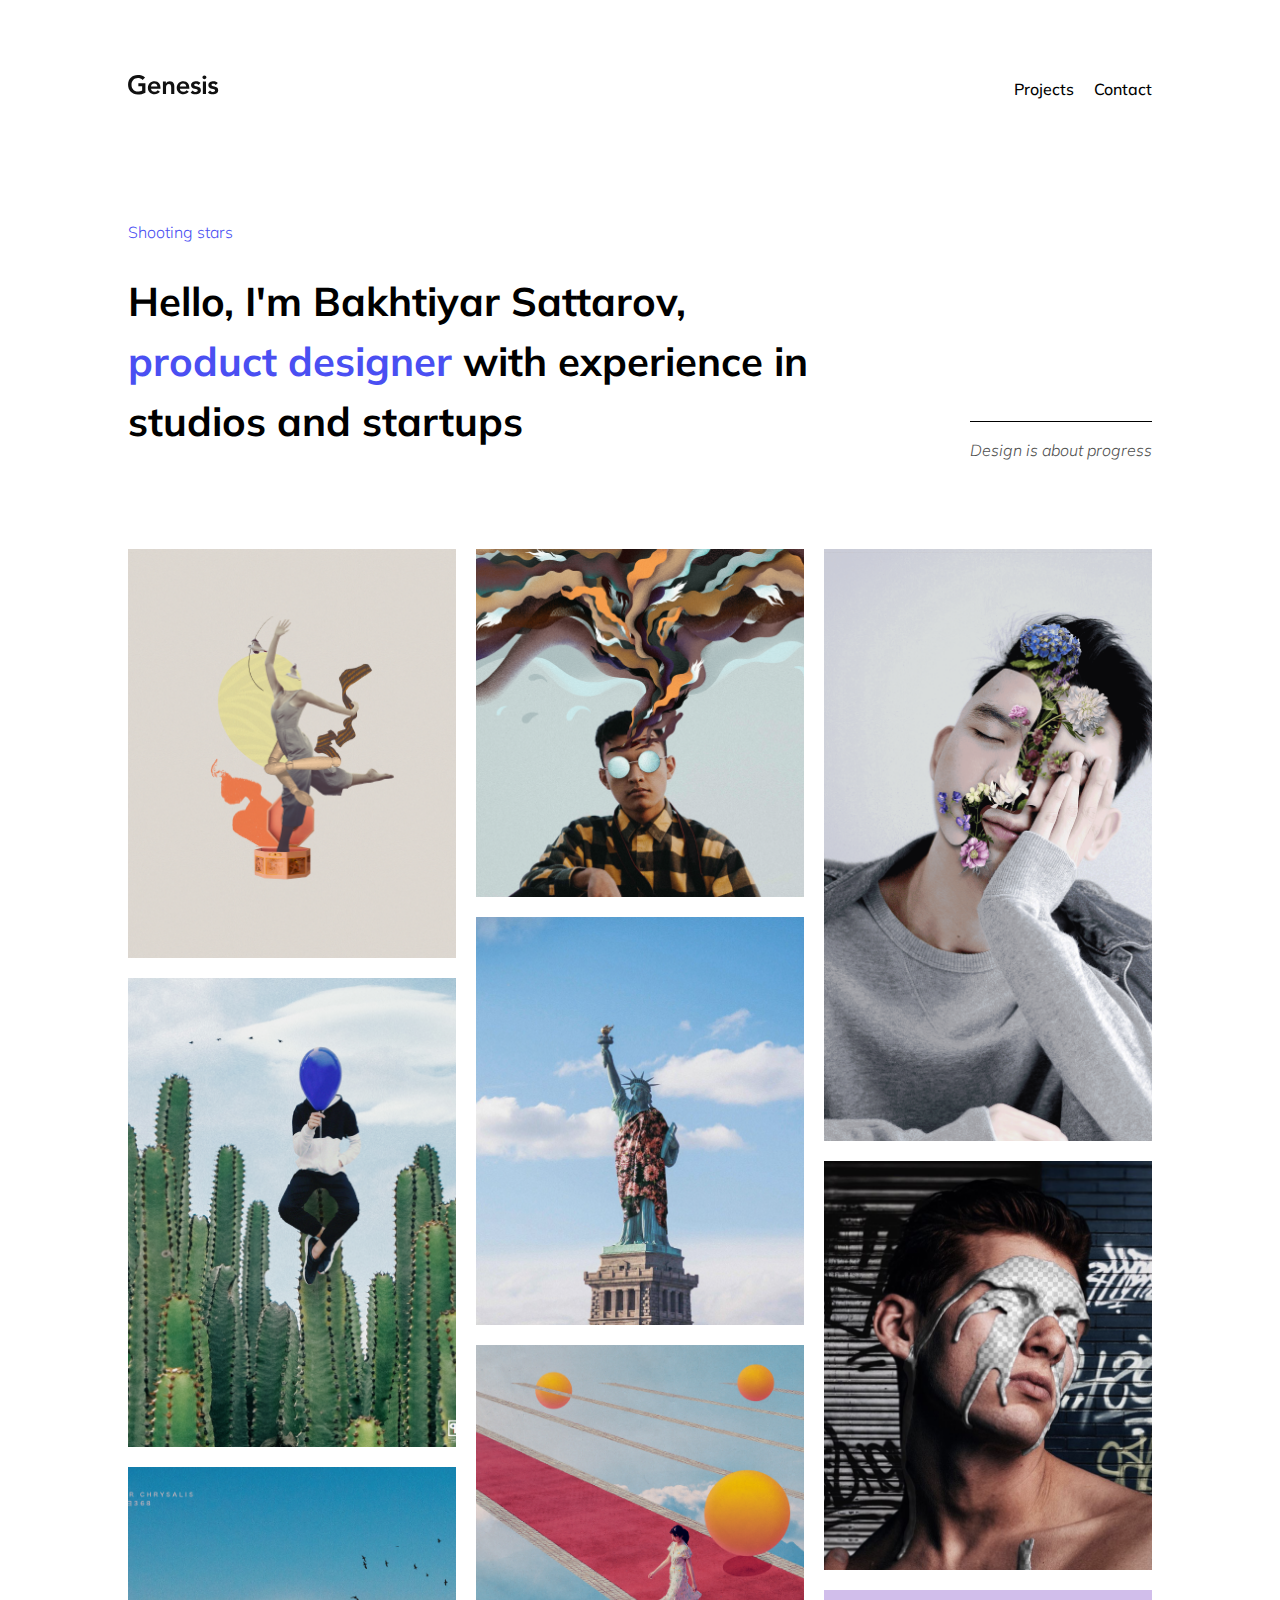
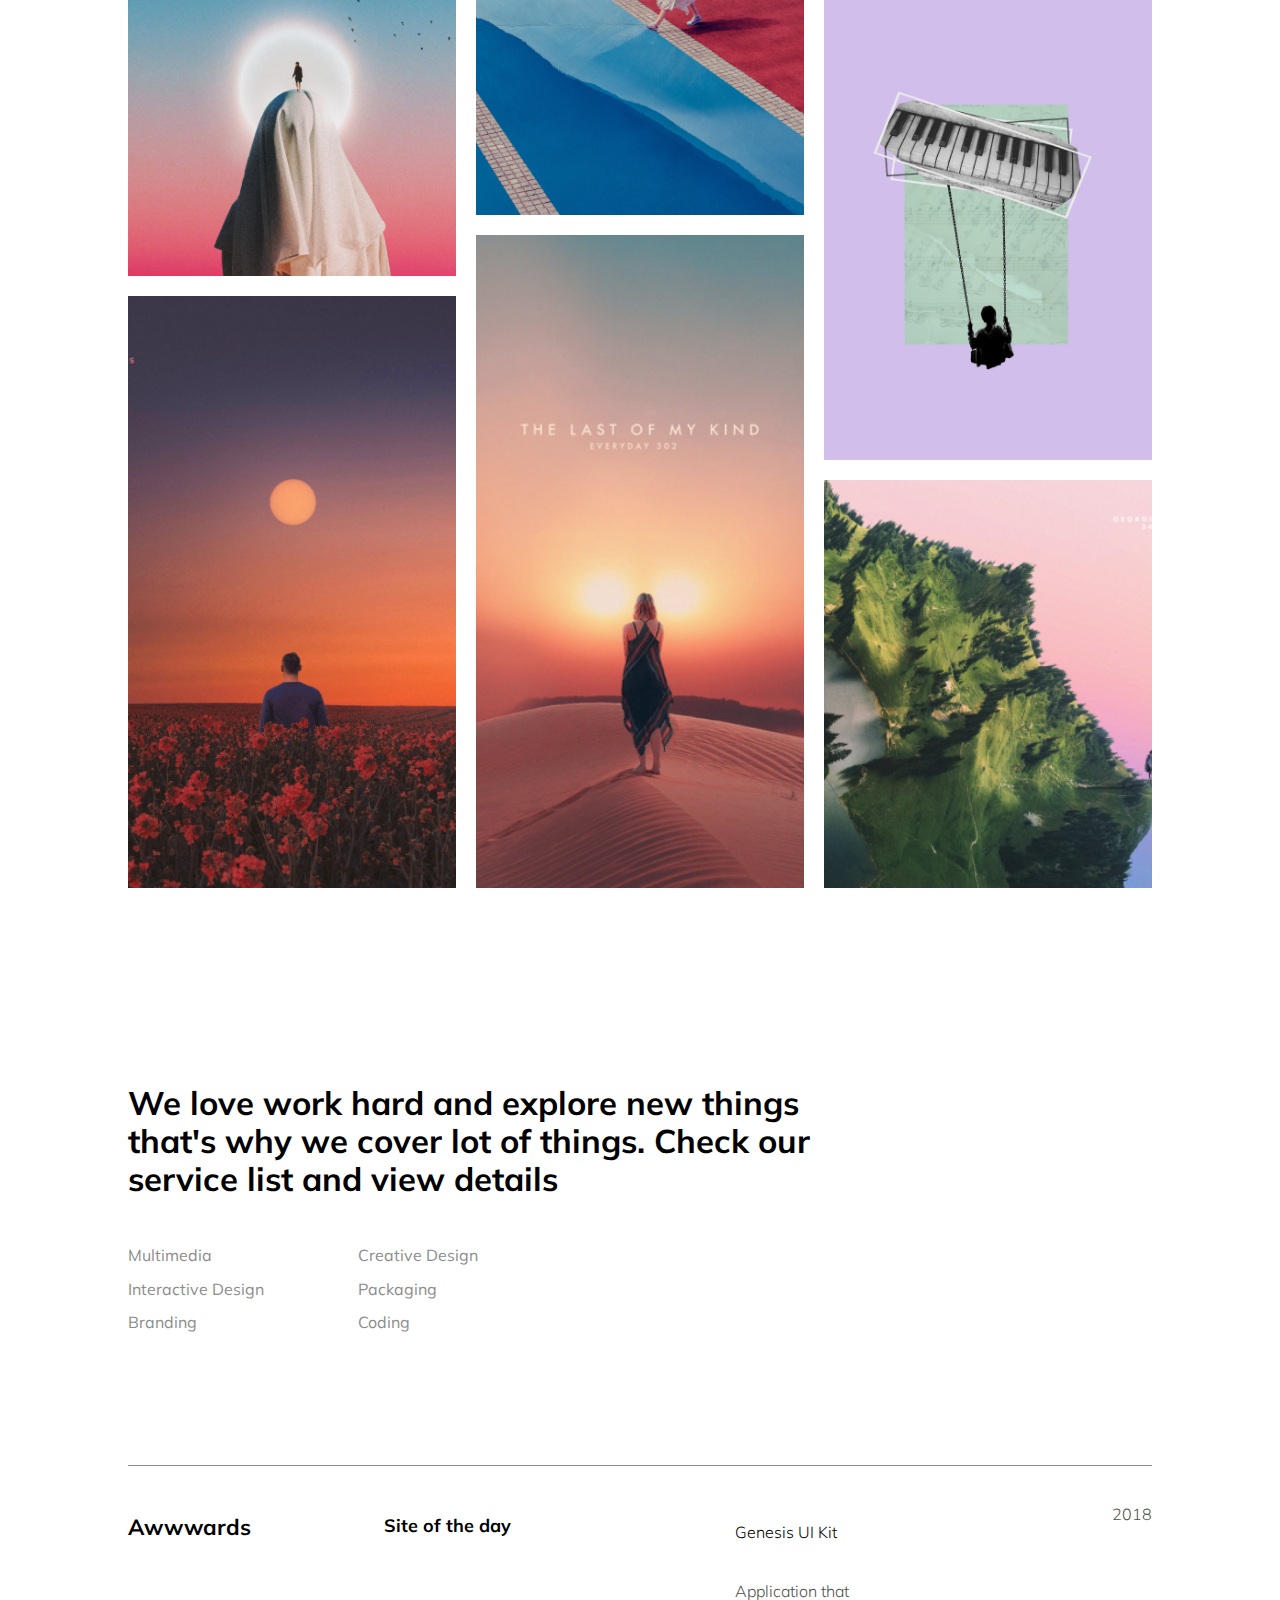
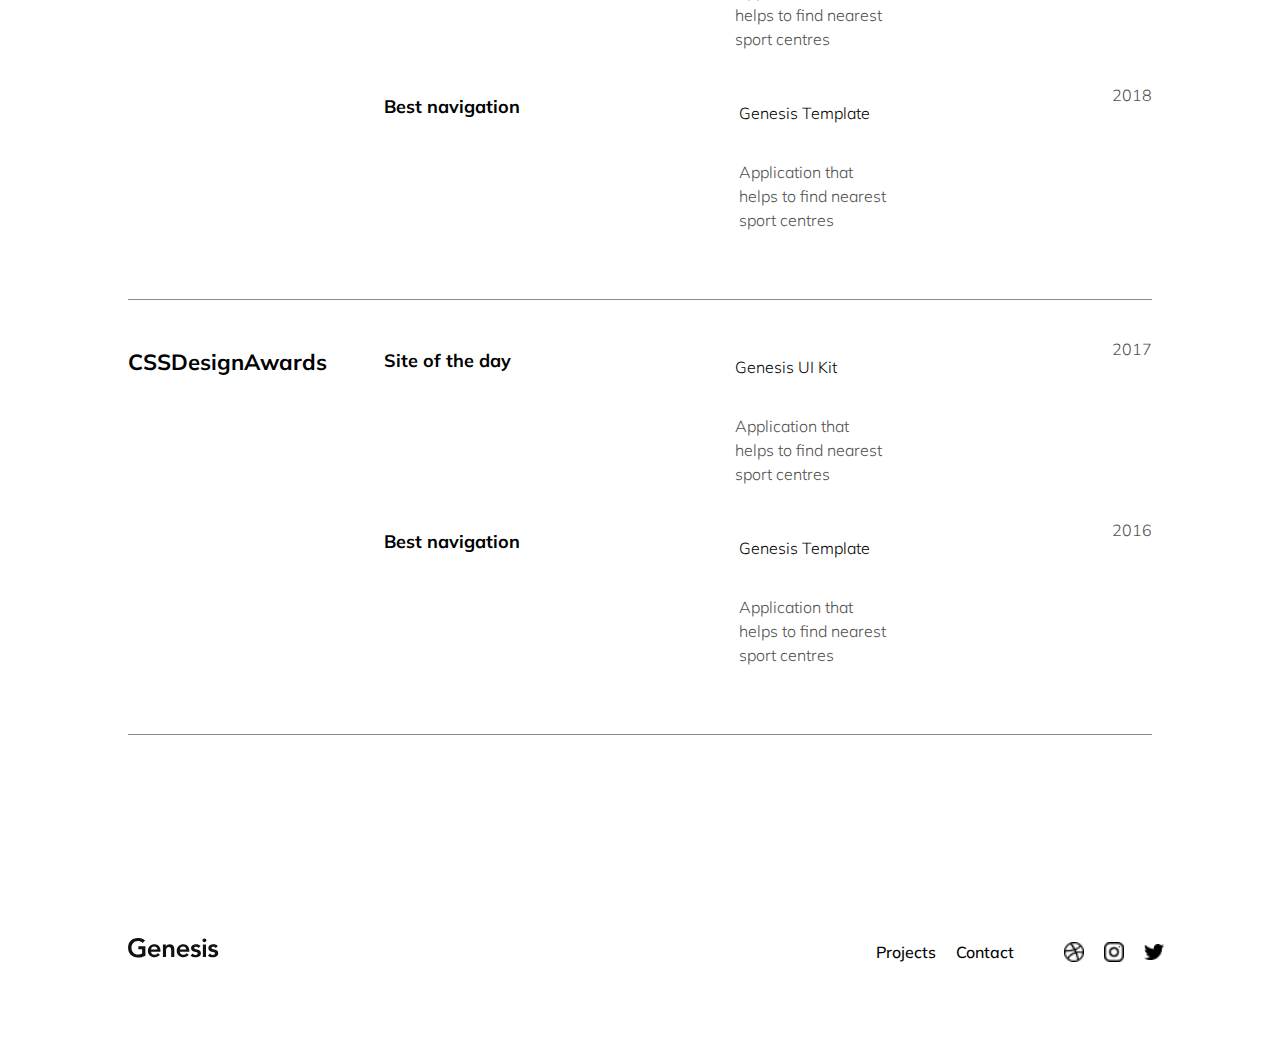
<file: index.html>
<!DOCTYPE html>
<html lang="en">
<head>
    <meta charset="UTF-8">
    <meta name="viewport" content="width=device-width, initial-scale=1.0">
    <link href="https://fonts.googleapis.com/css2?family=Mulish:ital,wght@0,200..1000;1,200..1000&display=swap" rel="stylesheet">
    <link rel="stylesheet" href="styles/normalize.css">
    <link rel="stylesheet" href="styles/style.css">
    <title>Genesis</title>
</head>
<body>

    <header>
        <nav>
            <div class="header__logo"><a href="index.html"><img src="images/genesis-logo.svg" alt="Genesis logo"></a></div>
            <div class="navigation">
                <ul class="navigation__list">
                    <li class="navigation__item"><a href="pages/project-details.html">Projects</a></li>
                    <li class="navigation__item"><a href="pages/contact.html">Contact</a></li> 
                </ul>
            </div>
        </nav>    
    </header>

    <main>

        <div class="hello-section">
                <div class="hello-section__container">
                    <p class="shooting-stars">Shooting stars</p>
                    <h1 class="hello-section__title">Hello, I'm Bakhtiyar Sattarov,
                        <span class="purple">product designer</span> with experience
                        in studios and startups</h1>
                </div>
                <div class="hello-section__progress">
                    <p>Design is about progress</p>
                </div>
        </div>

        <div class="gallery-section">
            <div class="gallery-section__element one"><img src="images/1.png" alt="Artistic image of dancing person"></div>
            <div class="gallery-section__element two"><img src="images/2.png" alt="Artistic portrait of man with visual thoughts"></div>
            <div class="gallery-section__element three"><img src="images/3.png" alt="Artistic portrait of man with flowers in face"></div>
            <div class="gallery-section__element four"><img src="images/4.png" alt="Person sitting on cactus holding a balloon in front of face"></div>
            <div class="gallery-section__element five"><img src="images/5.png" alt="Statue of liberty with clothes on"></div>
            <div class="gallery-section__element six"><img src="images/6.png" alt="Artistic portrait of man with paint in face"></div>
            <div class="gallery-section__element seven"><img src="images/7.png" alt="Artistic image of one small and one big person in sunrise"></div>
            <div class="gallery-section__element eight"><img src="images/8.png" alt="Artistic image of woman walking with yellow balls around"></div>
            <div class="gallery-section__element nine"><img src="images/9.png" alt="Artistic image of a child swinging underneath a piano"></div>
            <div class="gallery-section__element ten"><img src="images/10.png" alt="Man in fields of flowers"></div>
            <div class="gallery-section__element eleven"><img src="images/11.png" alt="Woman in sand in sunrise"></div>
            <div class="gallery-section__element twelve"><img src="images/12.png" alt="Green nature"></div>
        </div>

        <div class="service-section">
            <div class="service-section__title"><h3>We love work hard and explore new things that's why we cover lot of things. Check our service list and view details</h3></div>
            <div class="service-section__list">
                <ul class="service-section__ul">
                    <li class="service-section__li">Multimedia</li>
                    <li class="service-section__li">Interactive Design</li>
                    <li class="service-section__li">Branding</li>
                </ul>

                <ul class="service-section__ul">
                    <li class="service-section__li">Creative Design</li>
                    <li class="service-section__li">Packaging</li>
                    <li class="service-section__li">Coding</li>
                </ul>
            </div>    
        </div>

        <div class="awards-section">
            <div class="awards-section__awards">
                <h4 class="awards-section__title">Awwwards</h4>
                <div class="awards-section__award">
                    <h5>Site of the day</h5>
                    <div class="awards-section__example">
                        <h6>Genesis UI Kit</h6>
                        <p>Application that helps to find nearest sport centres</p>
                    </div>
                    <p class="awards-section__year">2018</p>
                </div>

                <div> </div>  
                <div class="awards-section__award">
                    <h5>Best navigation</h5>
                    <div class="awards-section__example">
                        <h6>Genesis Template</h6>
                        <p>Application that helps to find nearest sport centres</p>
                    </div>
                    <p class="awards-section__year">2018</p>
                </div>    
            </div>


            <div class="awards-section__awards">
                <h4 class="awards-section__title">CSSDesignAwards</h4>
                <div class="awards-section__award">
                    <h5>Site of the day</h5>
                    <div class="awards-section__example">
                        <h6>Genesis UI Kit</h6>
                        <p>Application that helps to find nearest sport centres</p>
                    </div>
                    <p class="awards-section__year">2017</p>
                </div>

                <div> </div>  
                 <div class="awards-section__award">
                    <h5>Best navigation</h5>
                    <div class="awards-section__example">
                        <h6>Genesis Template</h6>
                        <p>Application that helps to find nearest sport centres</p>
                    </div>
                    <p class="awards-section__year">2016</p>
                </div>    
            </div>
            

        </div>

    </main>

    <footer>
        <a href="index.html"><div class="footer__logo"><img src="images/genesis-logo.svg" alt="Genesis logo"></div></a>
        <div class="footer-nav">
            <ul class="footer-nav__list">
                <li class="nav__item"><a href="pages/project-details.html">Projects</a></li>
                <li class="nav__item"><a href="pages/contact.html">Contact</a></li>
            </ul>
            <div class="footer-nav__icons">
                <img class="footer-nav__icon" src="images/icon-webb.png" alt="Icon for webb">
                <img class="footer-nav__icon" src="images/icon-instagram.png" alt="Icon for Instagram">
                <img class="footer-nav__icon" src="images/icon-twitter.png" alt="Icon for Twitter">
            </div>
        </div>
    </footer>

</body>
</html>
</file>
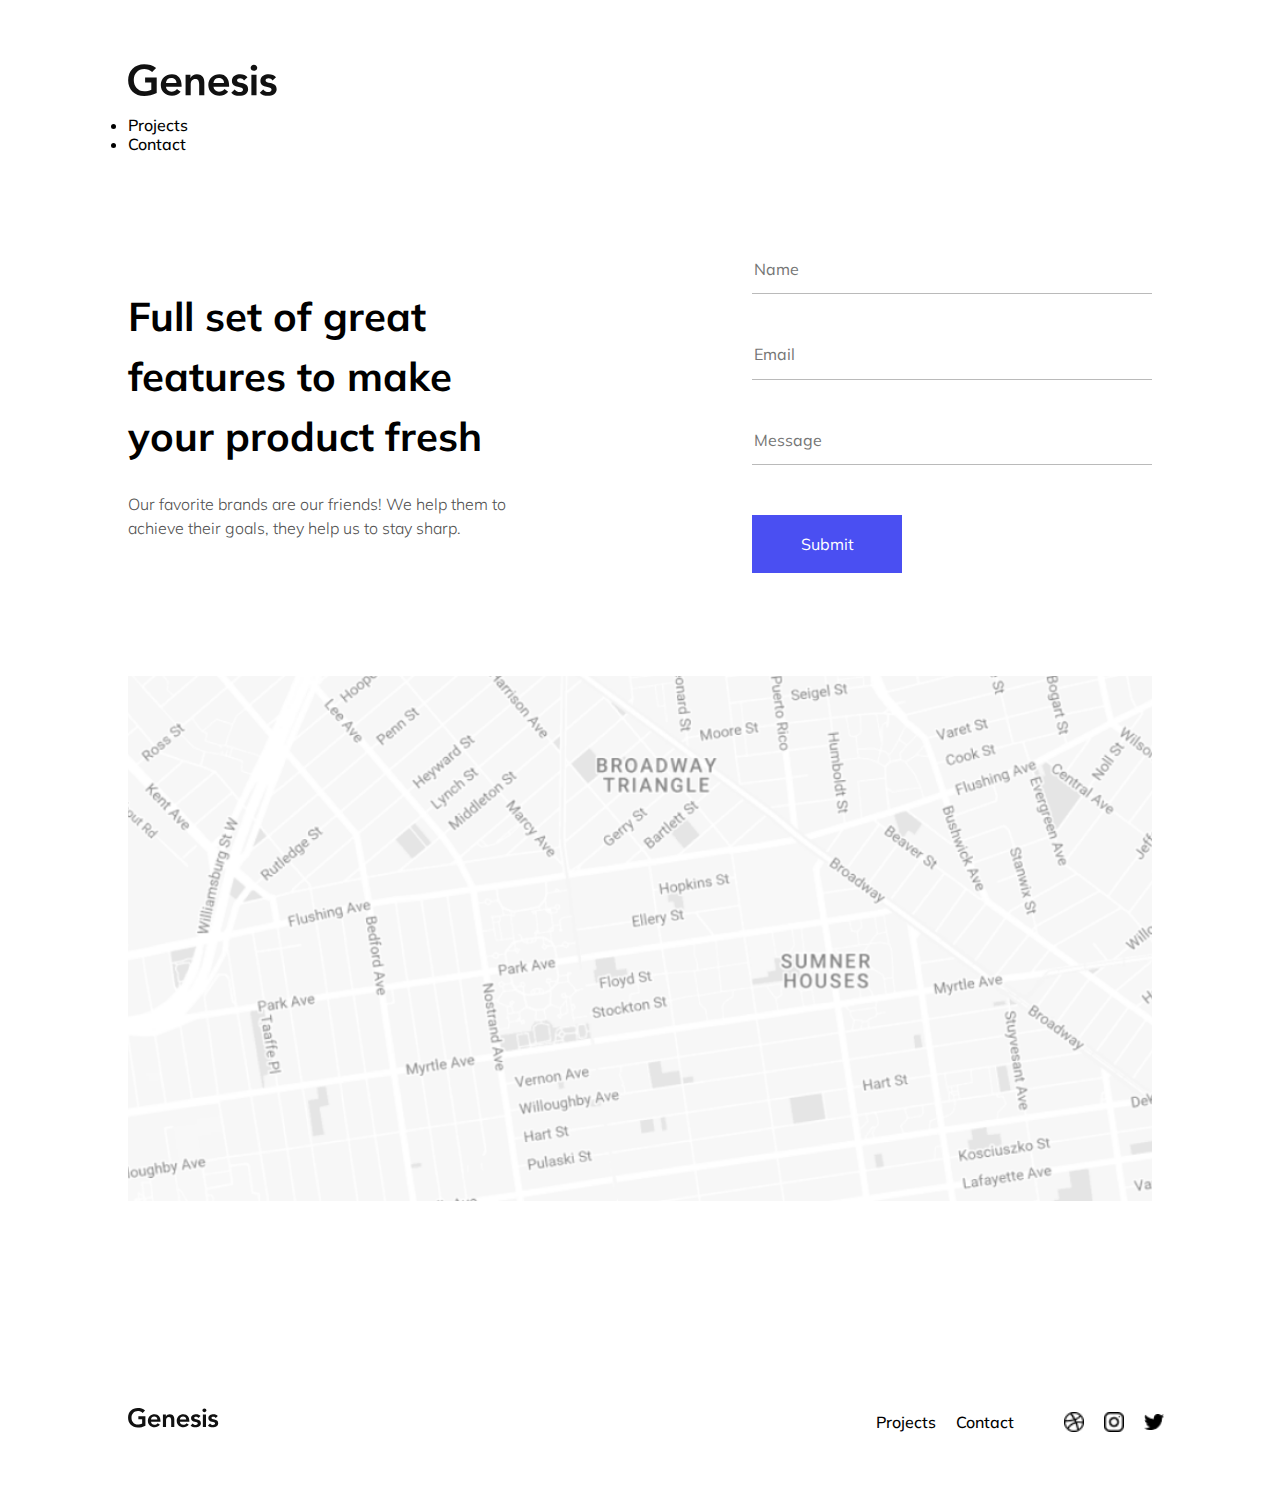
<file: contact.html>
<!DOCTYPE html>
<html lang="en">
<head>
    <meta charset="UTF-8">
    <meta name="viewport" content="width=device-width, initial-scale=1.0">
    <link href="https://fonts.googleapis.com/css2?family=Mulish:ital,wght@0,200..1000;1,200..1000&display=swap" rel="stylesheet">
    <link rel="stylesheet" href="styles/normalize.css">
    <link rel="stylesheet" href="styles/style.css">
    <title>Genesis Contact</title>
</head>
<body>

    <header>
        <a href="index.html"><div class="header__logo"><img src="images/genesis-logo.svg" alt=""></div></a>        <div class="nav">
            <ul class="nav__list">
               <li class="nav__item"><a href="project-details.html">Projects</a></li>
                <li class="nav__item"><a href="contact.html">Contact</a></li> 
            </ul>
        </div>
    </header>

    <main>

        <div class="contact">
            <div class="contact__intro">
                <h1 class="contact__intro__title">Full set of great features to make your product fresh</h1>
                <p class="contact__intro__text">Our favorite brands are our friends! We help them to achieve their goals, they help us to stay sharp.</p>
            </div>

            <form class="contact__form" action="">
            
                    <label class="contact__form__label" for="name"></label>
                    <input class="contact__form__input" type="text" id="name" name="name" placeholder="Name" required>
            
                    <label class="contact__form__label" for="email"></label>
                    <input class="contact__form__input" type="email" id="email" name="email" placeholder="Email" required>
            
                    <label class="contact__form__label" for="message"></label>
                    <input class="contact__form__input" type="text" id="message" name="message" placeholder="Message">
            
                    <button class="contact__form__button" type="submit">Submit</button>
            </div>
        </div>
        
        <div class="map">
            <img src="images/Map.png" alt="">
        </div>

    </main>

    <footer>
        <a href="index.html"><div class="footer__logo"><img src="images/genesis-logo.svg" alt=""></div></a>        
        <div class="footer-nav">
            <ul class="footer-nav__list">
                <li class="nav__item"><a href="project-details.html">Projects</a></li>
                <li class="nav__item"><a href="contact.html">Contact</a></li>
            </ul>
            <div class="footer-nav__icons">
                <img class="footer-nav__icon" src="images/icon-webb.png" alt="">
                <img class="footer-nav__icon" src="images/icon-instagram.png" alt="">
                <img class="footer-nav__icon" src="images/icon-twitter.png" alt="">
            </div>
        </div>
    </footer>
    
</body>
</html>
</file>
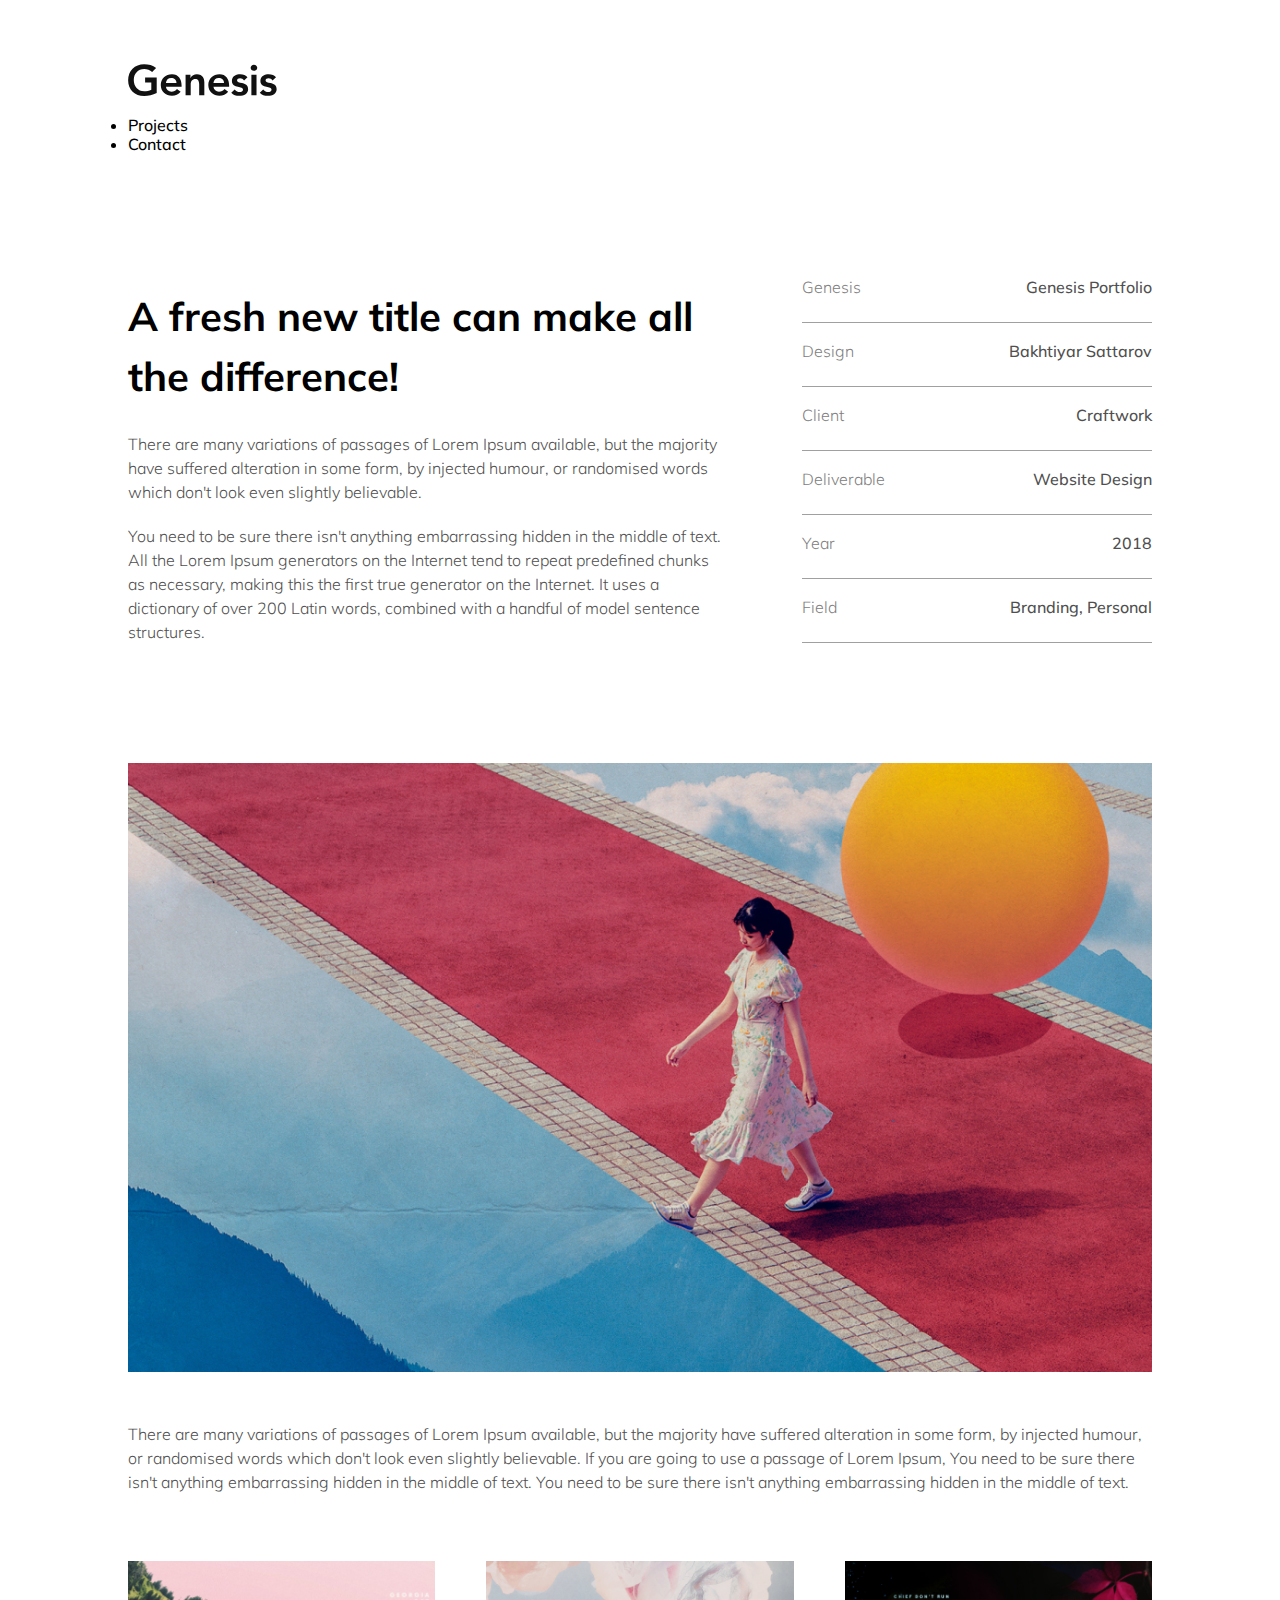
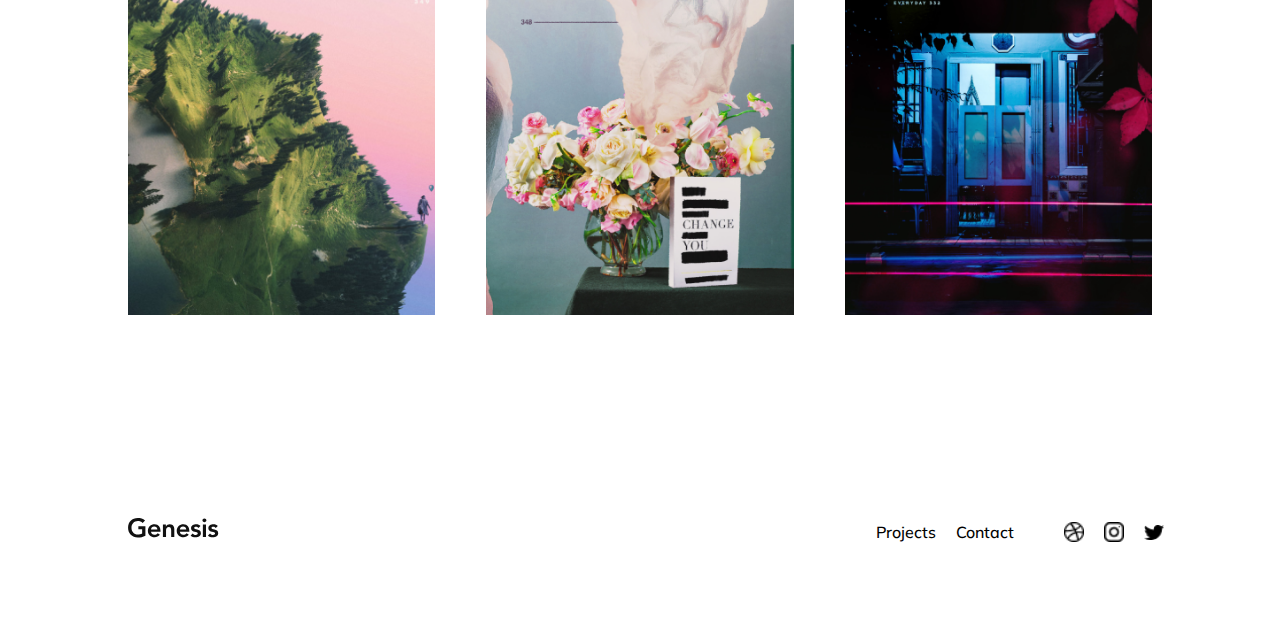
<file: project-details.html>
<!DOCTYPE html>
<html lang="en">
<head>
    <meta charset="UTF-8">
    <meta name="viewport" content="width=device-width, initial-scale=1.0">
    <link href="https://fonts.googleapis.com/css2?family=Mulish:ital,wght@0,200..1000;1,200..1000&display=swap" rel="stylesheet">
    <link rel="stylesheet" href="styles/normalize.css">
    <link rel="stylesheet" href="styles/style.css">
    <title>Genesis Project Details</title>
</head>
<body>

    <header>
        <a href="index.html"><div class="header__logo"><img src="images/genesis-logo.svg" alt=""></div></a>
        <div class="nav">
            <ul class="nav__list">
               <li class="nav__item"><a href="project-details.html">Projects</a></li>
                <li class="nav__item"><a href="contact.html">Contact</a></li> 
            </ul>
        </div>
    </header>

    <main>

        <div class="project">
            <div class="project__intro">
                <h1 class="project__intro__title">A fresh new title can make all the difference!</h1>
                <p class="project__intro__text">
                    <span>There are many variations of passages of Lorem Ipsum available, but the majority have suffered alteration in some form, by injected humour, or randomised words which don't look even slightly believable.</span> 
                    <span>You need to be sure there isn't anything embarrassing hidden in the middle of text. All the Lorem Ipsum generators on the Internet tend to repeat predefined chunks as necessary, making this the first true generator on the Internet. It uses a dictionary of over 200 Latin words, combined with a handful of model sentence structures.</span>
                </p>
            </div>
            <div class="project__list">
                <div class="project__list__container">
                    <div class="project__list__item">
                        <p class="project__list__item__first">Genesis</p>
                        <p class="project__list__item__second">Genesis Portfolio</p>
                    </div>
                    <div class="project__list__item">
                        <p class="project__list__item__first">Design</p>
                        <p class="project__list__item__second">Bakhtiyar Sattarov</p>
                    </div>
                    <div class="project__list__item">
                        <p class="project__list__item__first">Client</p>
                        <p class="project__list__item__second">Craftwork</p>
                    </div>
                    <div class="project__list__item">
                        <p class="project__list__item__first">Deliverable</p>
                        <p class="project__list__item__second">Website Design</p>
                    </div>
                    <div class="project__list__item">
                        <p class="project__list__item__first">Year</p>
                        <p class="project__list__item__second">2018</p>
                    </div>
                    <div class="project__list__item">
                        <p class="project__list__item__first">Field</p>
                        <p class="project__list__item__second">Branding, Personal</p>
                    </div>
                    
                </div>
            </div>
        </div>
        
        <div class="images-section">
            <div class="images-section__big-image"><img src="images/15.png" alt=""></div>
            <p class="images-section__text">There are many variations of passages of Lorem Ipsum available, but the majority have suffered alteration in some form, by injected humour, or randomised words which don't look even slightly believable. If you are going to use a passage of Lorem Ipsum, You need to be sure there isn't anything embarrassing hidden in the middle of text. You need to be sure there isn't anything embarrassing hidden in the middle of text.</p>
            <div class="images-section__images">
                <div class="images-section__small-image"><img src="images/12.png" alt=""></div>
                <div class="images-section__small-image"><img src="images/13.png" alt=""></div>
                <div class="images-section__small-image"><img src="images/14.png" alt=""></div>
            </div>
        </div>


    </main>

    <footer>
        <a href="index.html"><div class="footer__logo"><img src="images/genesis-logo.svg" alt=""></div></a>
        <div class="footer-nav">
            <ul class="footer-nav__list">
                <li class="nav__item"><a href="project-details.html">Projects</a></li>
                <li class="nav__item"><a href="contact.html">Contact</a></li>
            </ul>
            <div class="footer-nav__icons">
                <img class="footer-nav__icon" src="images/icon-webb.png" alt="">
                <img class="footer-nav__icon" src="images/icon-instagram.png" alt="">
                <img class="footer-nav__icon" src="images/icon-twitter.png" alt="">
            </div>
        </div>
    </footer>

</body>
</html>
</file>
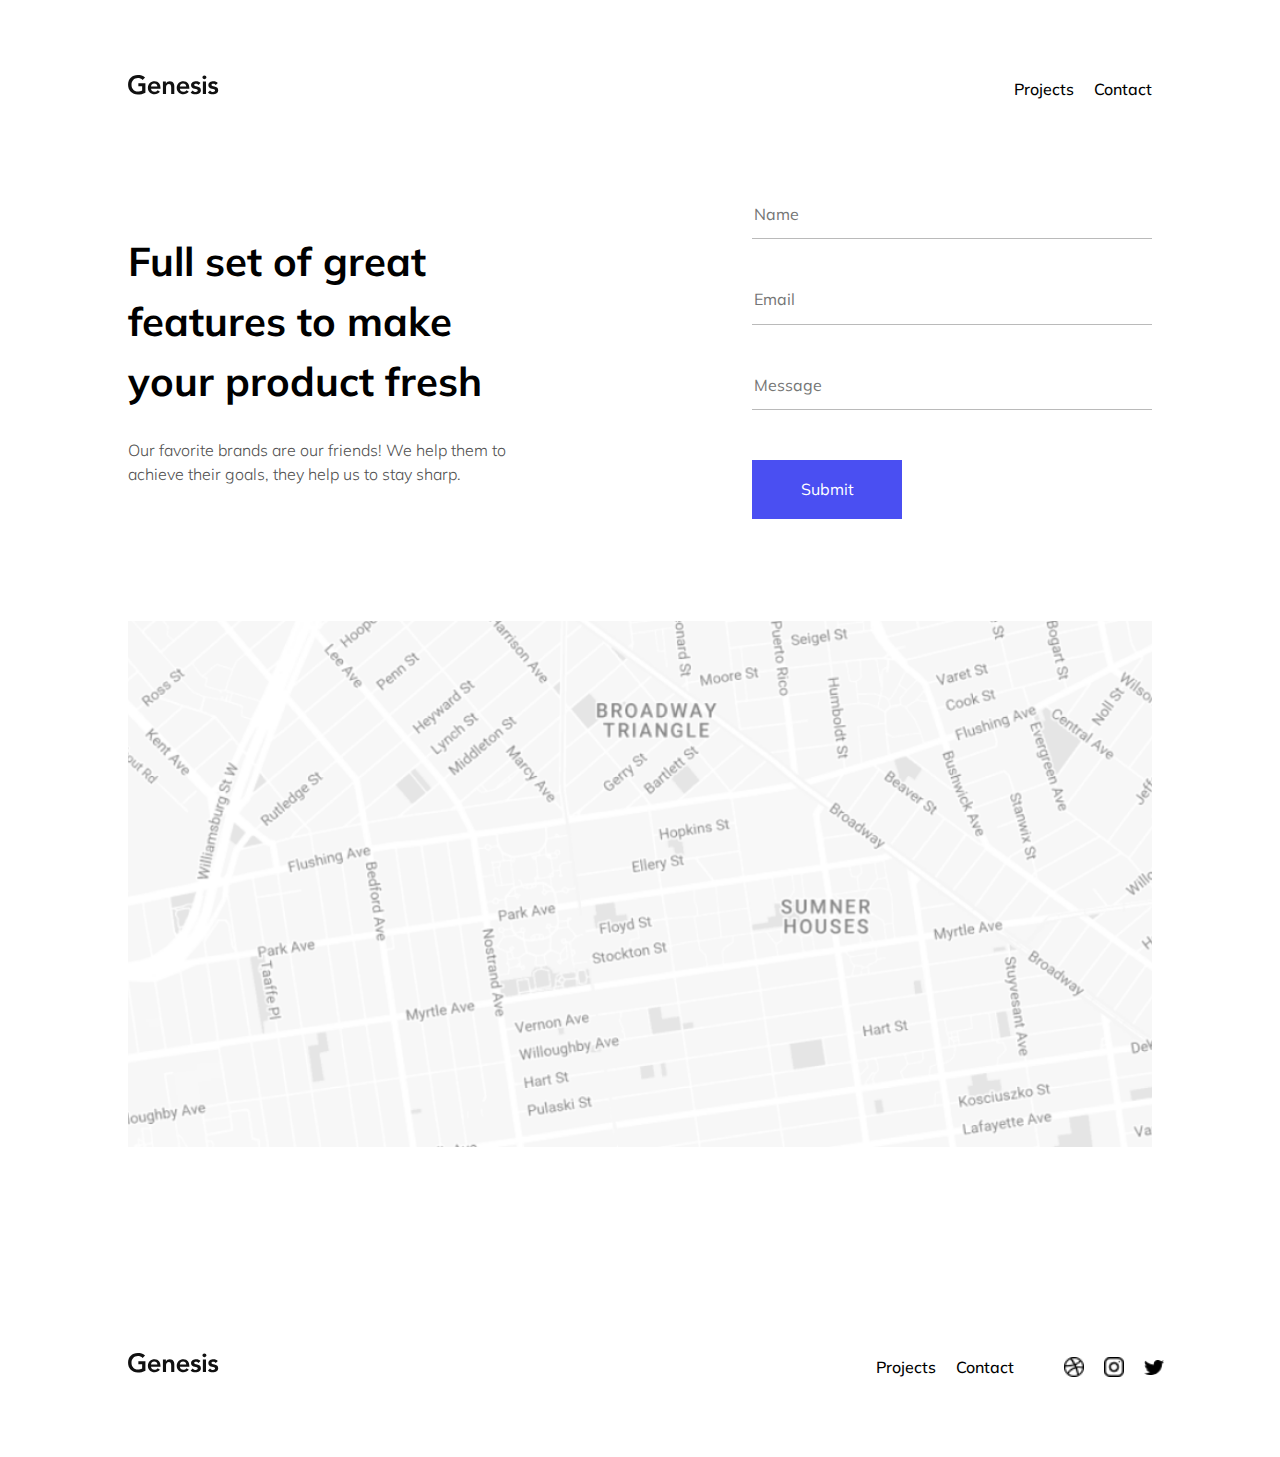
<file: pages/contact.html>
<!DOCTYPE html>
<html lang="en">
<head>
    <meta charset="UTF-8">
    <meta name="viewport" content="width=device-width, initial-scale=1.0">
    <link href="https://fonts.googleapis.com/css2?family=Mulish:ital,wght@0,200..1000;1,200..1000&display=swap" rel="stylesheet">
    <link rel="stylesheet" href="../styles/normalize.css">
    <link rel="stylesheet" href="../styles/style.css">
    <title>Genesis Contact</title>
</head>
<body>

    <header>
        <nav>
            <div class="header__logo"><a href="../index.html"><img src="../images/genesis-logo.svg" alt="Genesis logo"></a></div>
            <div class="navigation">
                <ul class="navigation__list">
                    <li class="navigation__item"><a href="../pages/project-details.html">Projects</a></li>
                    <li class="navigation__item"><a href="../pages/contact.html">Contact</a></li> 
                </ul>
            </div>
        </nav>    
    </header>

    <main>

        <div class="contact">
            <div class="contact__intro">
                <h1 class="contact__intro__title">Full set of great features to make your product fresh</h1>
                <p class="contact__intro__text">Our favorite brands are our friends! We help them to achieve their goals, they help us to stay sharp.</p>
            </div>

            <form class="contact__form" action="">
            
                    <label class="contact__form__label" for="name"></label>
                    <input class="contact__form__input" type="text" id="name" name="name" placeholder="Name" required>
            
                    <label class="contact__form__label" for="email"></label>
                    <input class="contact__form__input" type="email" id="email" name="email" placeholder="Email" required>
            
                    <label class="contact__form__label" for="message"></label>
                    <input class="contact__form__input" type="text" id="message" name="message" placeholder="Message">
            
                    <button class="contact__form__button" type="submit">Submit</button>
            </form>
        </div>
        
        <div class="map">
            <img src="../images/Map.png" alt="">
        </div>

    </main>

    <footer>
        <a href="../index.html"><div class="footer__logo"><img src="../images/genesis-logo.svg" alt="genesis-logo"></div></a>        
        <div class="footer-nav">
            <ul class="footer-nav__list">
                <li class="nav__item"><a href="../pages/project-details.html">Projects</a></li>
                <li class="nav__item"><a href="../pages/contact.html">Contact</a></li>
            </ul>
            <div class="footer-nav__icons">
                <img class="footer-nav__icon" src="../images/icon-webb.png" alt="Icon for webb">
                <img class="footer-nav__icon" src="../images/icon-instagram.png" alt="Icon for Instagram">
                <img class="footer-nav__icon" src="../images/icon-twitter.png" alt="Icon for Twitter">
            </div>
        </div>
    </footer>
    
</body>
</html>
</file>
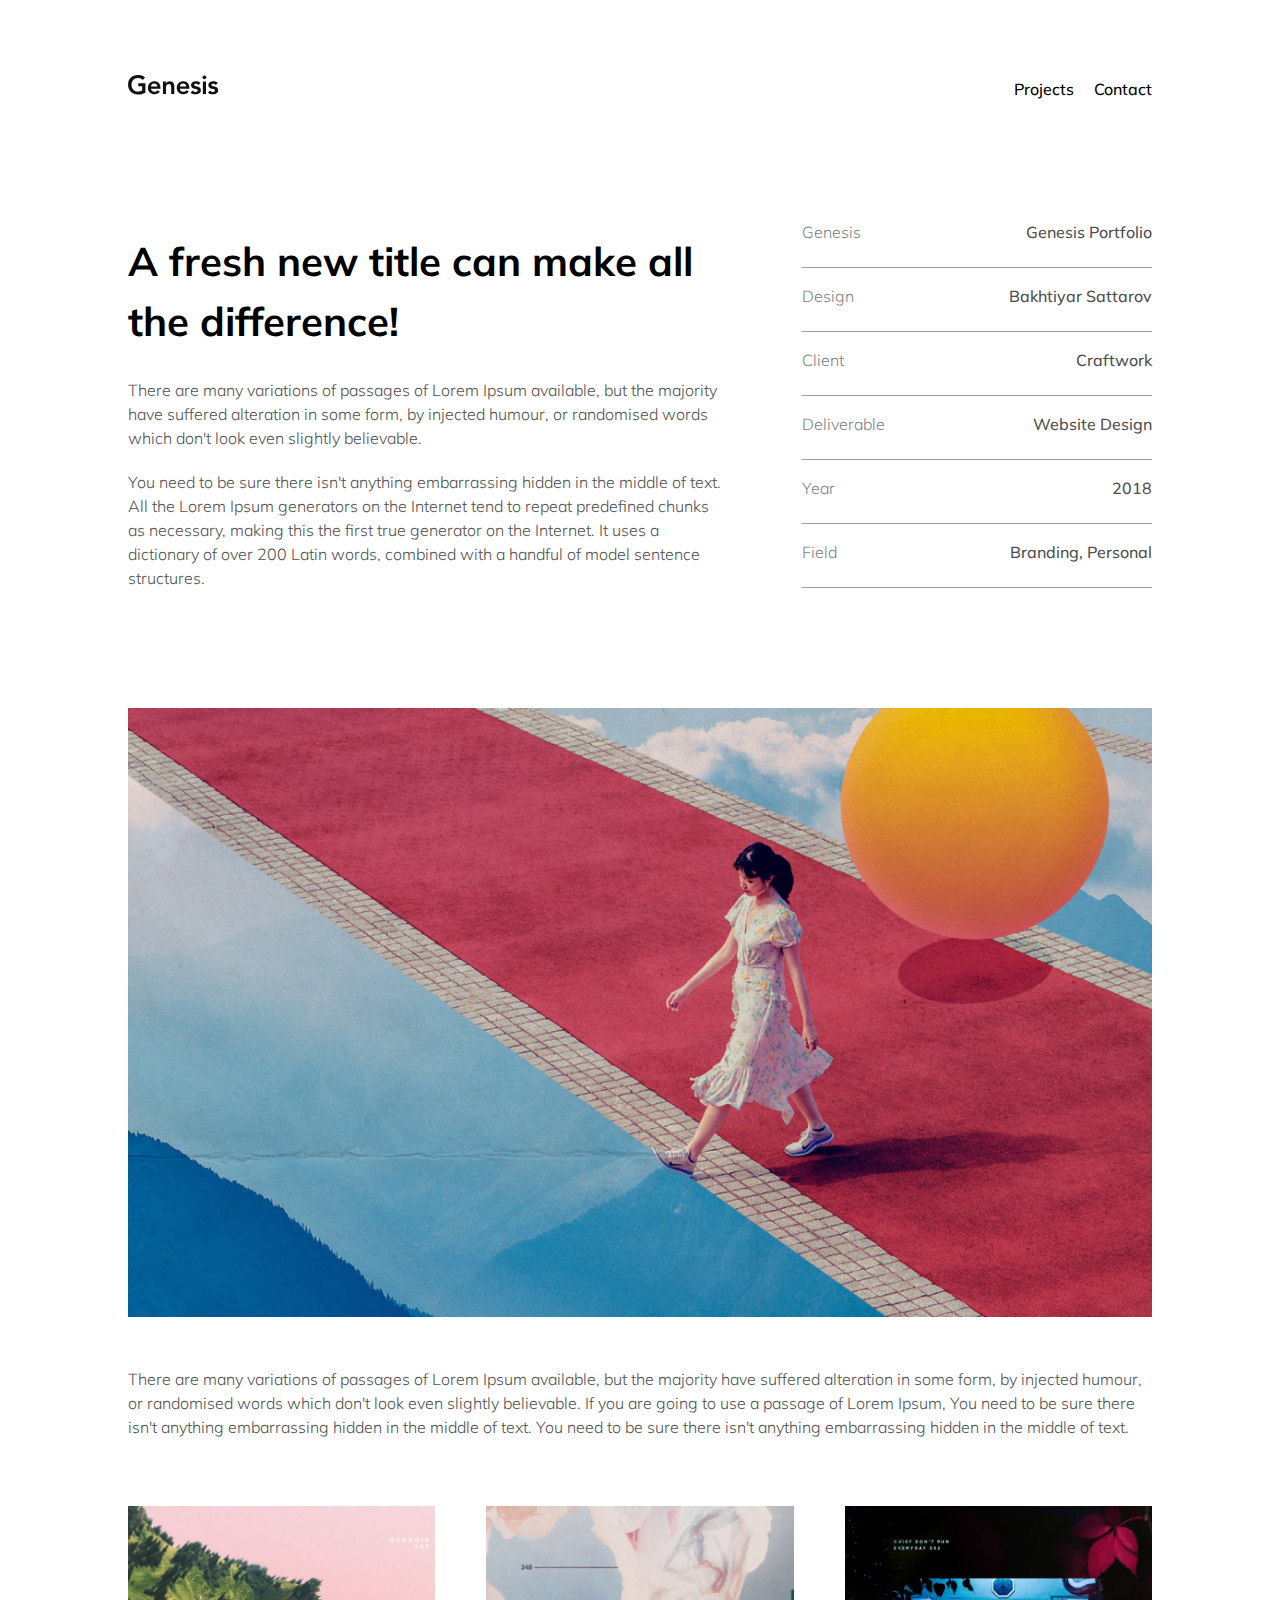
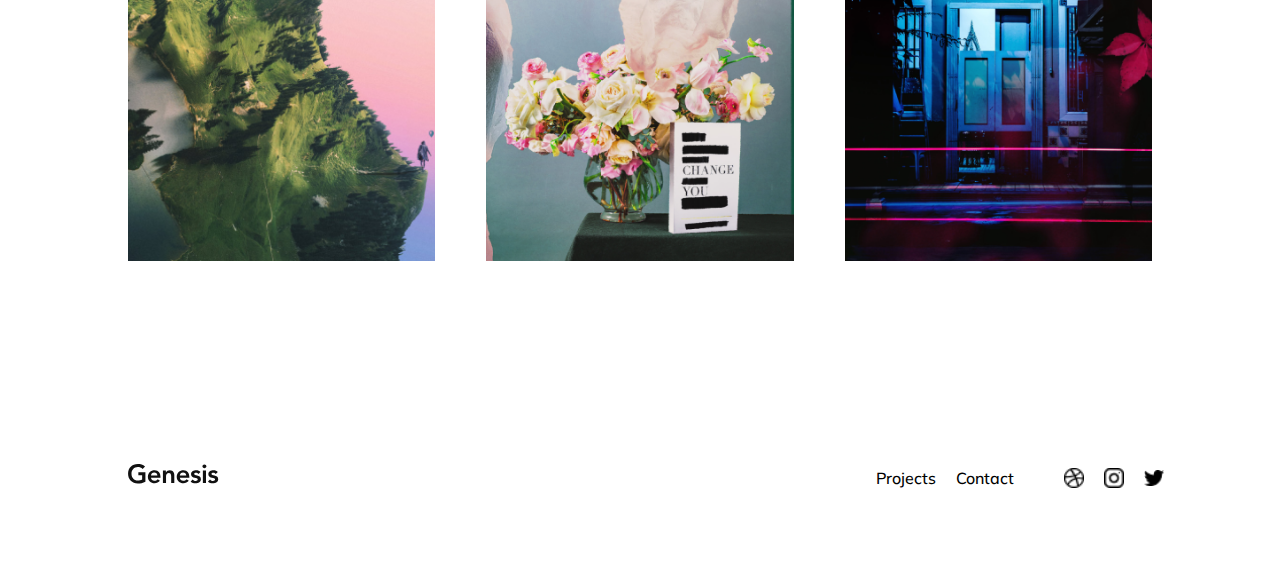
<file: pages/project-details.html>
<!DOCTYPE html>
<html lang="en">
<head>
    <meta charset="UTF-8">
    <meta name="viewport" content="width=device-width, initial-scale=1.0">
    <link href="https://fonts.googleapis.com/css2?family=Mulish:ital,wght@0,200..1000;1,200..1000&display=swap" rel="stylesheet">
    <link rel="stylesheet" href="../styles/normalize.css">
    <link rel="stylesheet" href="../styles/style.css">
    <title>Genesis Project Details</title>
</head>
<body>

    <header>
        <nav>
            <div class="header__logo"><a href="../index.html"><img src="../images/genesis-logo.svg" alt="Genesis logo"></a></div>
            <div class="navigation">
                <ul class="navigation__list">
                    <li class="navigation__item"><a href="../pages/project-details.html">Projects</a></li>
                    <li class="navigation__item"><a href="../pages/contact.html">Contact</a></li> 
                </ul>
            </div>
        </nav>    
    </header>

    <main>

        <div class="project">
            <div class="project__intro">
                <h1 class="project__intro__title">A fresh new title can make all the difference!</h1>
                <p class="project__intro__text">
                    <span>There are many variations of passages of Lorem Ipsum available, but the majority have suffered alteration in some form, by injected humour, or randomised words which don't look even slightly believable.</span> 
                    <span>You need to be sure there isn't anything embarrassing hidden in the middle of text. All the Lorem Ipsum generators on the Internet tend to repeat predefined chunks as necessary, making this the first true generator on the Internet. It uses a dictionary of over 200 Latin words, combined with a handful of model sentence structures.</span>
                </p>
            </div>
            <div class="project__list">
                <div class="project__list__container">
                    <div class="project__list__item">
                        <p class="project__list__item__first">Genesis</p>
                        <p class="project__list__item__second">Genesis Portfolio</p>
                    </div>
                    <div class="project__list__item">
                        <p class="project__list__item__first">Design</p>
                        <p class="project__list__item__second">Bakhtiyar Sattarov</p>
                    </div>
                    <div class="project__list__item">
                        <p class="project__list__item__first">Client</p>
                        <p class="project__list__item__second">Craftwork</p>
                    </div>
                    <div class="project__list__item">
                        <p class="project__list__item__first">Deliverable</p>
                        <p class="project__list__item__second">Website Design</p>
                    </div>
                    <div class="project__list__item">
                        <p class="project__list__item__first">Year</p>
                        <p class="project__list__item__second">2018</p>
                    </div>
                    <div class="project__list__item">
                        <p class="project__list__item__first">Field</p>
                        <p class="project__list__item__second">Branding, Personal</p>
                    </div>
                    
                </div>
            </div>
        </div>
        
        <div class="images-section">
            <div class="images-section__big-image"><img src="../images/15.png" alt="Artistic image of woman walking with yellow balls around"></div>
            <p class="images-section__text">There are many variations of passages of Lorem Ipsum available, but the majority have suffered alteration in some form, by injected humour, or randomised words which don't look even slightly believable. If you are going to use a passage of Lorem Ipsum, You need to be sure there isn't anything embarrassing hidden in the middle of text. You need to be sure there isn't anything embarrassing hidden in the middle of text.</p>
            <div class="images-section__images">
                <div class="images-section__small-image"><img src="../images/12.png" alt="Green nature"></div>
                <div class="images-section__small-image"><img src="../images/13.png" alt="Flowers in a vase"></div>
                <div class="images-section__small-image"><img src="../images/14.png" alt="A door at night"></div>
            </div>
        </div>


    </main>

    <footer>
        <a href="../index.html"><div class="footer__logo"><img src="../images/genesis-logo.svg" alt="Genesis logo"></div></a>
        <div class="footer-nav">
            <ul class="footer-nav__list">
                <li class="nav__item"><a href="../pages/project-details.html">Projects</a></li>
                <li class="nav__item"><a href="../pages/contact.html">Contact</a></li>
            </ul>
            <div class="footer-nav__icons">
                <img class="footer-nav__icon" src="../images/icon-webb.png" alt="Icon for webb">
                <img class="footer-nav__icon" src="../images/icon-instagram.png" alt="Icon for Instagram">
                <img class="footer-nav__icon" src="../images/icon-twitter.png" alt="Icon for Twitter">
            </div>
        </div>
    </footer>

</body>
</html>
</file>
<file: styles/style.css>
body {
  width: 100%;
  max-width: 1500px;
  margin: auto;
  font-family: "Mulish", serif;
}

main {
  padding: 10%;
  padding-top: 5%;
  display: -webkit-box;
  display: -ms-flexbox;
  display: flex;
  -webkit-box-orient: vertical;
  -webkit-box-direction: normal;
      -ms-flex-direction: column;
          flex-direction: column;
  -webkit-box-pack: center;
      -ms-flex-pack: center;
          justify-content: center;
  -webkit-box-align: center;
      -ms-flex-align: center;
          align-items: center;
  -ms-flex-line-pack: center;
      align-content: center;
}

.hello-section {
  display: -webkit-box;
  display: -ms-flexbox;
  display: flex;
  -webkit-box-orient: horizontal;
  -webkit-box-direction: normal;
      -ms-flex-direction: row;
          flex-direction: row;
  -ms-flex-wrap: wrap;
      flex-wrap: wrap;
  -webkit-box-pack: justify;
      -ms-flex-pack: justify;
          justify-content: space-between;
  padding-bottom: 7%;
  width: 100%;
}
.hello-section__container {
  max-width: 700px;
  -webkit-box-orient: vertical;
  -webkit-box-direction: normal;
      -ms-flex-direction: column;
          flex-direction: column;
}
.hello-section__progress {
  -ms-flex-item-align: end;
      align-self: flex-end;
  border-top: solid 1px;
  font-style: italic;
}

.purple, .shooting-stars {
  color: #4A4FF2;
}

.service-section {
  width: 100%;
  display: -webkit-box;
  display: -ms-flexbox;
  display: flex;
  -webkit-box-orient: horizontal;
  -webkit-box-direction: normal;
      -ms-flex-direction: row;
          flex-direction: row;
  -ms-flex-wrap: wrap;
      flex-wrap: wrap;
  -webkit-box-pack: justify;
      -ms-flex-pack: justify;
          justify-content: space-between;
  -webkit-box-align: baseline;
      -ms-flex-align: baseline;
          align-items: baseline;
  padding-top: 10%;
  padding-bottom: 10%;
  border-bottom: 1px solid #8c8c8c;
}
.service-section__title {
  min-width: 400px;
  max-width: 700px;
  font-size: 28px;
}
.service-section__list {
  min-width: 350px;
  display: -webkit-box;
  display: -ms-flexbox;
  display: flex;
  -webkit-box-orient: horizontal;
  -webkit-box-direction: normal;
      -ms-flex-direction: row;
          flex-direction: row;
  -webkit-box-pack: justify;
      -ms-flex-pack: justify;
          justify-content: space-between;
}
.service-section__ul {
  display: -webkit-box;
  display: -ms-flexbox;
  display: flex;
  -webkit-box-orient: vertical;
  -webkit-box-direction: normal;
      -ms-flex-direction: column;
          flex-direction: column;
}
.service-section__li {
  list-style: none;
  font-size: 18 px;
  padding-bottom: 15px;
  color: #8c8c8c;
}

.awards-section {
  display: -webkit-box;
  display: -ms-flexbox;
  display: flex;
  -webkit-box-orient: vertical;
  -webkit-box-direction: normal;
      -ms-flex-direction: column;
          flex-direction: column;
  width: 100%;
}
.awards-section__awards {
  display: -ms-grid;
  display: grid;
  -ms-grid-columns: 1fr 3fr;
  grid-template-columns: 1fr 3fr;
  grid-auto-rows: auto;
  width: 100%;
  padding-top: 2%;
  padding-bottom: 5%;
  border-bottom: 1px solid #8c8c8c;
}
.awards-section__award {
  display: -webkit-box;
  display: -ms-flexbox;
  display: flex;
  -webkit-box-orient: horizontal;
  -webkit-box-direction: normal;
      -ms-flex-direction: row;
          flex-direction: row;
  -webkit-box-pack: justify;
      -ms-flex-pack: justify;
          justify-content: space-between;
  gap: 20%;
}
.awards-section__example {
  max-width: 20%;
}
.gallery-section {
  display: -ms-grid;
  display: grid;
  -ms-grid-columns: 1fr 20px 1fr 20px 1fr;
  grid-template-columns: 1fr 1fr 1fr;
  -ms-grid-rows: 1fr 20px 1fr 20px 1fr 20px 1fr 20px 1fr 20px 1fr 20px 1fr 20px 1fr 20px 1fr 20px 1fr 20px 1fr 20px 1fr 20px 1fr 20px 1fr 20px 1fr 20px 1fr 20px 1fr 20px 1fr 20px 1fr 20px 1fr 20px 1fr 20px 1fr 20px 1fr 20px 1fr 20px 1fr 20px 1fr 20px 1fr 20px 1fr 20px 1fr 20px 1fr 20px 1fr 20px 1fr 20px 1fr;
  grid-template-rows: repeat(33, 1fr);
  grid-auto-rows: auto;
  width: 100%;
  max-height: 2000px;
  grid-gap: 20px;
}
.gallery-section > *:nth-child(1) {
  -ms-grid-row: 1;
  -ms-grid-column: 1;
}
.gallery-section > *:nth-child(2) {
  -ms-grid-row: 1;
  -ms-grid-column: 3;
}
.gallery-section > *:nth-child(3) {
  -ms-grid-row: 1;
  -ms-grid-column: 5;
}
.gallery-section > *:nth-child(4) {
  -ms-grid-row: 3;
  -ms-grid-column: 1;
}
.gallery-section > *:nth-child(5) {
  -ms-grid-row: 3;
  -ms-grid-column: 3;
}
.gallery-section > *:nth-child(6) {
  -ms-grid-row: 3;
  -ms-grid-column: 5;
}
.gallery-section > *:nth-child(7) {
  -ms-grid-row: 5;
  -ms-grid-column: 1;
}
.gallery-section > *:nth-child(8) {
  -ms-grid-row: 5;
  -ms-grid-column: 3;
}
.gallery-section > *:nth-child(9) {
  -ms-grid-row: 5;
  -ms-grid-column: 5;
}
.gallery-section > *:nth-child(10) {
  -ms-grid-row: 7;
  -ms-grid-column: 1;
}
.gallery-section > *:nth-child(11) {
  -ms-grid-row: 7;
  -ms-grid-column: 3;
}
.gallery-section > *:nth-child(12) {
  -ms-grid-row: 7;
  -ms-grid-column: 5;
}
.gallery-section > *:nth-child(13) {
  -ms-grid-row: 9;
  -ms-grid-column: 1;
}
.gallery-section > *:nth-child(14) {
  -ms-grid-row: 9;
  -ms-grid-column: 3;
}
.gallery-section > *:nth-child(15) {
  -ms-grid-row: 9;
  -ms-grid-column: 5;
}
.gallery-section > *:nth-child(16) {
  -ms-grid-row: 11;
  -ms-grid-column: 1;
}
.gallery-section > *:nth-child(17) {
  -ms-grid-row: 11;
  -ms-grid-column: 3;
}
.gallery-section > *:nth-child(18) {
  -ms-grid-row: 11;
  -ms-grid-column: 5;
}
.gallery-section > *:nth-child(19) {
  -ms-grid-row: 13;
  -ms-grid-column: 1;
}
.gallery-section > *:nth-child(20) {
  -ms-grid-row: 13;
  -ms-grid-column: 3;
}
.gallery-section > *:nth-child(21) {
  -ms-grid-row: 13;
  -ms-grid-column: 5;
}
.gallery-section > *:nth-child(22) {
  -ms-grid-row: 15;
  -ms-grid-column: 1;
}
.gallery-section > *:nth-child(23) {
  -ms-grid-row: 15;
  -ms-grid-column: 3;
}
.gallery-section > *:nth-child(24) {
  -ms-grid-row: 15;
  -ms-grid-column: 5;
}
.gallery-section > *:nth-child(25) {
  -ms-grid-row: 17;
  -ms-grid-column: 1;
}
.gallery-section > *:nth-child(26) {
  -ms-grid-row: 17;
  -ms-grid-column: 3;
}
.gallery-section > *:nth-child(27) {
  -ms-grid-row: 17;
  -ms-grid-column: 5;
}
.gallery-section > *:nth-child(28) {
  -ms-grid-row: 19;
  -ms-grid-column: 1;
}
.gallery-section > *:nth-child(29) {
  -ms-grid-row: 19;
  -ms-grid-column: 3;
}
.gallery-section > *:nth-child(30) {
  -ms-grid-row: 19;
  -ms-grid-column: 5;
}
.gallery-section > *:nth-child(31) {
  -ms-grid-row: 21;
  -ms-grid-column: 1;
}
.gallery-section > *:nth-child(32) {
  -ms-grid-row: 21;
  -ms-grid-column: 3;
}
.gallery-section > *:nth-child(33) {
  -ms-grid-row: 21;
  -ms-grid-column: 5;
}
.gallery-section > *:nth-child(34) {
  -ms-grid-row: 23;
  -ms-grid-column: 1;
}
.gallery-section > *:nth-child(35) {
  -ms-grid-row: 23;
  -ms-grid-column: 3;
}
.gallery-section > *:nth-child(36) {
  -ms-grid-row: 23;
  -ms-grid-column: 5;
}
.gallery-section > *:nth-child(37) {
  -ms-grid-row: 25;
  -ms-grid-column: 1;
}
.gallery-section > *:nth-child(38) {
  -ms-grid-row: 25;
  -ms-grid-column: 3;
}
.gallery-section > *:nth-child(39) {
  -ms-grid-row: 25;
  -ms-grid-column: 5;
}
.gallery-section > *:nth-child(40) {
  -ms-grid-row: 27;
  -ms-grid-column: 1;
}
.gallery-section > *:nth-child(41) {
  -ms-grid-row: 27;
  -ms-grid-column: 3;
}
.gallery-section > *:nth-child(42) {
  -ms-grid-row: 27;
  -ms-grid-column: 5;
}
.gallery-section > *:nth-child(43) {
  -ms-grid-row: 29;
  -ms-grid-column: 1;
}
.gallery-section > *:nth-child(44) {
  -ms-grid-row: 29;
  -ms-grid-column: 3;
}
.gallery-section > *:nth-child(45) {
  -ms-grid-row: 29;
  -ms-grid-column: 5;
}
.gallery-section > *:nth-child(46) {
  -ms-grid-row: 31;
  -ms-grid-column: 1;
}
.gallery-section > *:nth-child(47) {
  -ms-grid-row: 31;
  -ms-grid-column: 3;
}
.gallery-section > *:nth-child(48) {
  -ms-grid-row: 31;
  -ms-grid-column: 5;
}
.gallery-section > *:nth-child(49) {
  -ms-grid-row: 33;
  -ms-grid-column: 1;
}
.gallery-section > *:nth-child(50) {
  -ms-grid-row: 33;
  -ms-grid-column: 3;
}
.gallery-section > *:nth-child(51) {
  -ms-grid-row: 33;
  -ms-grid-column: 5;
}
.gallery-section > *:nth-child(52) {
  -ms-grid-row: 35;
  -ms-grid-column: 1;
}
.gallery-section > *:nth-child(53) {
  -ms-grid-row: 35;
  -ms-grid-column: 3;
}
.gallery-section > *:nth-child(54) {
  -ms-grid-row: 35;
  -ms-grid-column: 5;
}
.gallery-section > *:nth-child(55) {
  -ms-grid-row: 37;
  -ms-grid-column: 1;
}
.gallery-section > *:nth-child(56) {
  -ms-grid-row: 37;
  -ms-grid-column: 3;
}
.gallery-section > *:nth-child(57) {
  -ms-grid-row: 37;
  -ms-grid-column: 5;
}
.gallery-section > *:nth-child(58) {
  -ms-grid-row: 39;
  -ms-grid-column: 1;
}
.gallery-section > *:nth-child(59) {
  -ms-grid-row: 39;
  -ms-grid-column: 3;
}
.gallery-section > *:nth-child(60) {
  -ms-grid-row: 39;
  -ms-grid-column: 5;
}
.gallery-section > *:nth-child(61) {
  -ms-grid-row: 41;
  -ms-grid-column: 1;
}
.gallery-section > *:nth-child(62) {
  -ms-grid-row: 41;
  -ms-grid-column: 3;
}
.gallery-section > *:nth-child(63) {
  -ms-grid-row: 41;
  -ms-grid-column: 5;
}
.gallery-section > *:nth-child(64) {
  -ms-grid-row: 43;
  -ms-grid-column: 1;
}
.gallery-section > *:nth-child(65) {
  -ms-grid-row: 43;
  -ms-grid-column: 3;
}
.gallery-section > *:nth-child(66) {
  -ms-grid-row: 43;
  -ms-grid-column: 5;
}
.gallery-section > *:nth-child(67) {
  -ms-grid-row: 45;
  -ms-grid-column: 1;
}
.gallery-section > *:nth-child(68) {
  -ms-grid-row: 45;
  -ms-grid-column: 3;
}
.gallery-section > *:nth-child(69) {
  -ms-grid-row: 45;
  -ms-grid-column: 5;
}
.gallery-section > *:nth-child(70) {
  -ms-grid-row: 47;
  -ms-grid-column: 1;
}
.gallery-section > *:nth-child(71) {
  -ms-grid-row: 47;
  -ms-grid-column: 3;
}
.gallery-section > *:nth-child(72) {
  -ms-grid-row: 47;
  -ms-grid-column: 5;
}
.gallery-section > *:nth-child(73) {
  -ms-grid-row: 49;
  -ms-grid-column: 1;
}
.gallery-section > *:nth-child(74) {
  -ms-grid-row: 49;
  -ms-grid-column: 3;
}
.gallery-section > *:nth-child(75) {
  -ms-grid-row: 49;
  -ms-grid-column: 5;
}
.gallery-section > *:nth-child(76) {
  -ms-grid-row: 51;
  -ms-grid-column: 1;
}
.gallery-section > *:nth-child(77) {
  -ms-grid-row: 51;
  -ms-grid-column: 3;
}
.gallery-section > *:nth-child(78) {
  -ms-grid-row: 51;
  -ms-grid-column: 5;
}
.gallery-section > *:nth-child(79) {
  -ms-grid-row: 53;
  -ms-grid-column: 1;
}
.gallery-section > *:nth-child(80) {
  -ms-grid-row: 53;
  -ms-grid-column: 3;
}
.gallery-section > *:nth-child(81) {
  -ms-grid-row: 53;
  -ms-grid-column: 5;
}
.gallery-section > *:nth-child(82) {
  -ms-grid-row: 55;
  -ms-grid-column: 1;
}
.gallery-section > *:nth-child(83) {
  -ms-grid-row: 55;
  -ms-grid-column: 3;
}
.gallery-section > *:nth-child(84) {
  -ms-grid-row: 55;
  -ms-grid-column: 5;
}
.gallery-section > *:nth-child(85) {
  -ms-grid-row: 57;
  -ms-grid-column: 1;
}
.gallery-section > *:nth-child(86) {
  -ms-grid-row: 57;
  -ms-grid-column: 3;
}
.gallery-section > *:nth-child(87) {
  -ms-grid-row: 57;
  -ms-grid-column: 5;
}
.gallery-section > *:nth-child(88) {
  -ms-grid-row: 59;
  -ms-grid-column: 1;
}
.gallery-section > *:nth-child(89) {
  -ms-grid-row: 59;
  -ms-grid-column: 3;
}
.gallery-section > *:nth-child(90) {
  -ms-grid-row: 59;
  -ms-grid-column: 5;
}
.gallery-section > *:nth-child(91) {
  -ms-grid-row: 61;
  -ms-grid-column: 1;
}
.gallery-section > *:nth-child(92) {
  -ms-grid-row: 61;
  -ms-grid-column: 3;
}
.gallery-section > *:nth-child(93) {
  -ms-grid-row: 61;
  -ms-grid-column: 5;
}
.gallery-section > *:nth-child(94) {
  -ms-grid-row: 63;
  -ms-grid-column: 1;
}
.gallery-section > *:nth-child(95) {
  -ms-grid-row: 63;
  -ms-grid-column: 3;
}
.gallery-section > *:nth-child(96) {
  -ms-grid-row: 63;
  -ms-grid-column: 5;
}
.gallery-section > *:nth-child(97) {
  -ms-grid-row: 65;
  -ms-grid-column: 1;
}
.gallery-section > *:nth-child(98) {
  -ms-grid-row: 65;
  -ms-grid-column: 3;
}
.gallery-section > *:nth-child(99) {
  -ms-grid-row: 65;
  -ms-grid-column: 5;
}
.gallery-section__element {
  width: 100%;
  height: 100%;
  background-color: aqua;
}

img {
  width: 100%;
  height: 100%;
  -o-object-fit: cover;
     object-fit: cover;
}

.one {
  -ms-grid-column: 1;
  -ms-grid-column-span: 1;
  grid-column: 1/2;
  -ms-grid-row: 1;
  -ms-grid-row-span: 7;
  grid-row: 1/8;
}

.two {
  -ms-grid-column: 2;
  -ms-grid-column-span: 1;
  grid-column: 2/3;
  -ms-grid-row: 1;
  -ms-grid-row-span: 6;
  grid-row: 1/7;
}

.three {
  -ms-grid-column: 3;
  -ms-grid-column-span: 1;
  grid-column: 3/4;
  -ms-grid-row: 1;
  -ms-grid-row-span: 10;
  grid-row: 1/11;
}

.four {
  -ms-grid-column: 1;
  -ms-grid-column-span: 1;
  grid-column: 1/2;
  -ms-grid-row: 8;
  -ms-grid-row-span: 8;
  grid-row: 8/16;
}

.five {
  -ms-grid-column: 2;
  -ms-grid-column-span: 1;
  grid-column: 2/3;
  -ms-grid-row: 7;
  -ms-grid-row-span: 7;
  grid-row: 7/14;
}

.six {
  -ms-grid-column: 3;
  -ms-grid-column-span: 1;
  grid-column: 3/4;
  -ms-grid-row: 11;
  -ms-grid-row-span: 7;
  grid-row: 11/18;
}

.seven {
  -ms-grid-column: 1;
  -ms-grid-column-span: 1;
  grid-column: 1/2;
  -ms-grid-row: 16;
  -ms-grid-row-span: 7;
  grid-row: 16/23;
}

.eight {
  -ms-grid-column: 2;
  -ms-grid-column-span: 1;
  grid-column: 2/3;
  -ms-grid-row: 14;
  -ms-grid-row-span: 8;
  grid-row: 14/22;
}

.nine {
  -ms-grid-column: 3;
  -ms-grid-column-span: 1;
  grid-column: 3/4;
  -ms-grid-row: 18;
  -ms-grid-row-span: 8;
  grid-row: 18/26;
}

.ten {
  -ms-grid-column: 1;
  -ms-grid-column-span: 1;
  grid-column: 1/2;
  -ms-grid-row: 23;
  -ms-grid-row-span: 10;
  grid-row: 23/33;
}

.eleven {
  -ms-grid-column: 2;
  -ms-grid-column-span: 1;
  grid-column: 2/3;
  -ms-grid-row: 22;
  -ms-grid-row-span: 11;
  grid-row: 22/33;
}

.twelve {
  -ms-grid-column: 3;
  -ms-grid-column-span: 1;
  grid-column: 3/4;
  -ms-grid-row: 26;
  -ms-grid-row-span: 7;
  grid-row: 26/33;
}

h1 {
  font-size: 40px;
  line-height: 1.5;
}

h4 {
  font-size: 22px;
  font-weight: bold;
}

h5 {
  font-size: 18px;
  font-weight: bold;
}

h6 {
  font-size: 16px;
  font-weight: 300;
}

p {
  font-size: 16px;
  font-weight: 300;
  color: rgb(79, 79, 79);
  line-height: 1.5;
}

a {
  text-decoration: none;
  color: black;
  font-weight: 500;
  -webkit-transition: 0.5s;
  transition: 0.5s;
}

a:hover {
  color: #4A4FF2;
}

ul {
  padding: 0px;
}

header {
  margin: auto;
  padding: 5% 10% 2% 10%;
}

.header__logo {
  max-width: 150px;
  height: auto;
  -o-object-fit: contain;
     object-fit: contain;
}

nav {
  width: 100%;
  display: -webkit-box;
  display: -ms-flexbox;
  display: flex;
  -webkit-box-orient: horizontal;
  -webkit-box-direction: normal;
      -ms-flex-direction: row;
          flex-direction: row;
  -webkit-box-pack: justify;
      -ms-flex-pack: justify;
          justify-content: space-between;
  -webkit-box-align: baseline;
      -ms-flex-align: baseline;
          align-items: baseline;
}

.navigation__list {
  display: -webkit-box;
  display: -ms-flexbox;
  display: flex;
  -webkit-box-orient: horizontal;
  -webkit-box-direction: normal;
      -ms-flex-direction: row;
          flex-direction: row;
  gap: 20px;
}
.navigation__item {
  list-style: none;
  text-decoration: none;
}

footer {
  margin: auto;
  padding: 5% 10%;
  display: -webkit-box;
  display: -ms-flexbox;
  display: flex;
  -webkit-box-orient: horizontal;
  -webkit-box-direction: normal;
      -ms-flex-direction: row;
          flex-direction: row;
  -webkit-box-pack: justify;
      -ms-flex-pack: justify;
          justify-content: space-between;
  -webkit-box-align: baseline;
      -ms-flex-align: baseline;
          align-items: baseline;
}

.footer-nav {
  display: -webkit-box;
  display: -ms-flexbox;
  display: flex;
  -webkit-box-orient: horizontal;
  -webkit-box-direction: normal;
      -ms-flex-direction: row;
          flex-direction: row;
  gap: 50px;
}
.footer-nav__list {
  display: -webkit-box;
  display: -ms-flexbox;
  display: flex;
  -webkit-box-orient: horizontal;
  -webkit-box-direction: normal;
      -ms-flex-direction: row;
          flex-direction: row;
  gap: 20px;
  list-style: none;
}
.footer-nav__logo {
  max-width: 150px;
  height: auto;
  -o-object-fit: contain;
     object-fit: contain;
}
.footer-nav__icons {
  display: -webkit-box;
  display: -ms-flexbox;
  display: flex;
  -webkit-box-orient: horizontal;
  -webkit-box-direction: normal;
      -ms-flex-direction: row;
          flex-direction: row;
  gap: 20px;
}
.footer-nav__icon {
  -o-object-fit: contain;
     object-fit: contain;
  max-width: 20px;
}

.project {
  width: 100%;
  display: -webkit-box;
  display: -ms-flexbox;
  display: flex;
  -ms-flex-wrap: wrap;
      flex-wrap: wrap;
  -webkit-box-orient: horizontal;
  -webkit-box-direction: normal;
      -ms-flex-direction: row;
          flex-direction: row;
  -webkit-box-pack: justify;
      -ms-flex-pack: justify;
          justify-content: space-between;
  padding-bottom: 5%;
}
.project__intro {
  max-width: 600px;
  padding-right: 5%;
  padding-bottom: 5%;
}
.project__intro__title {
  max-width: 100%;
  font-size: 40px;
  line-height: 1.5;
}
.project__intro__text {
  max-width: 100%;
  line-height: 1.5;
  display: -webkit-box;
  display: -ms-flexbox;
  display: flex;
  -webkit-box-orient: vertical;
  -webkit-box-direction: normal;
      -ms-flex-direction: column;
          flex-direction: column;
  gap: 20px;
}
.project__list__container {
  display: -webkit-box;
  display: -ms-flexbox;
  display: flex;
  -webkit-box-orient: vertical;
  -webkit-box-direction: normal;
      -ms-flex-direction: column;
          flex-direction: column;
  min-width: 300px;
  padding-bottom: 5%;
}
.project__list__item {
  display: -webkit-box;
  display: -ms-flexbox;
  display: flex;
  -webkit-box-orient: horizontal;
  -webkit-box-direction: normal;
      -ms-flex-direction: row;
          flex-direction: row;
  padding-bottom: 7px;
  border-bottom: solid 1px #a0a0a0;
  min-width: 350px;
  -webkit-box-pack: justify;
      -ms-flex-pack: justify;
          justify-content: space-between;
}
.project__list__item__first {
  color: #808080;
}
.project__list__item__second {
  font-weight: 500;
  padding-left: 50px;
}

.images-section__big-image {
  max-width: 100%;
  max-height: 100%;
}
.images-section__text {
  padding-bottom: 5%;
  padding-top: 3%;
}
.images-section__images {
  display: -webkit-box;
  display: -ms-flexbox;
  display: flex;
  -webkit-box-orient: horizontal;
  -webkit-box-direction: normal;
      -ms-flex-direction: row;
          flex-direction: row;
  -webkit-box-pack: justify;
      -ms-flex-pack: justify;
          justify-content: space-between;
  gap: 5%;
}
.images-section__small-image {
  width: 30%;
}

.contact {
  width: 100%;
  display: -webkit-box;
  display: -ms-flexbox;
  display: flex;
  -ms-flex-wrap: wrap;
      flex-wrap: wrap;
  -webkit-box-orient: horizontal;
  -webkit-box-direction: normal;
      -ms-flex-direction: row;
          flex-direction: row;
  -webkit-box-pack: justify;
      -ms-flex-pack: justify;
          justify-content: space-between;
  padding-bottom: 5%;
}
.contact__intro {
  max-width: 400px;
  padding-right: 5%;
  padding-bottom: 5%;
}
.contact__intro__title {
  max-width: 100%;
  font-size: 40px;
  line-height: 1.5;
}
.contact__intro__text {
  line-height: 1.5;
  display: -webkit-box;
  display: -ms-flexbox;
  display: flex;
  -webkit-box-orient: vertical;
  -webkit-box-direction: normal;
      -ms-flex-direction: column;
          flex-direction: column;
  gap: 20px;
}
.contact__form {
  display: -webkit-box;
  display: -ms-flexbox;
  display: flex;
  -webkit-box-orient: vertical;
  -webkit-box-direction: normal;
      -ms-flex-direction: column;
          flex-direction: column;
  max-width: 100%;
  min-width: 400px;
  padding-bottom: 5%;
}
.contact__form__input {
  border: none;
  padding-bottom: 15px;
  margin-bottom: 50px;
  border-bottom: solid 1px #bababa;
}
.contact__form__input:focus {
  outline: none;
  border: none;
  border-color: #ffffff;
  border-bottom: solid 1px #bababa;
  color: #4A4FF2;
}
.contact__form__button {
  background-color: #4A4FF2;
  color: #ffffff;
  max-width: 150px;
  padding: 20px;
  border: none;
  -webkit-transition: 0.5s;
  transition: 0.5s;
}
.contact__form__button:hover {
  background-color: #0008f6;
}

.map {
  width: 100%;
}
</file>
